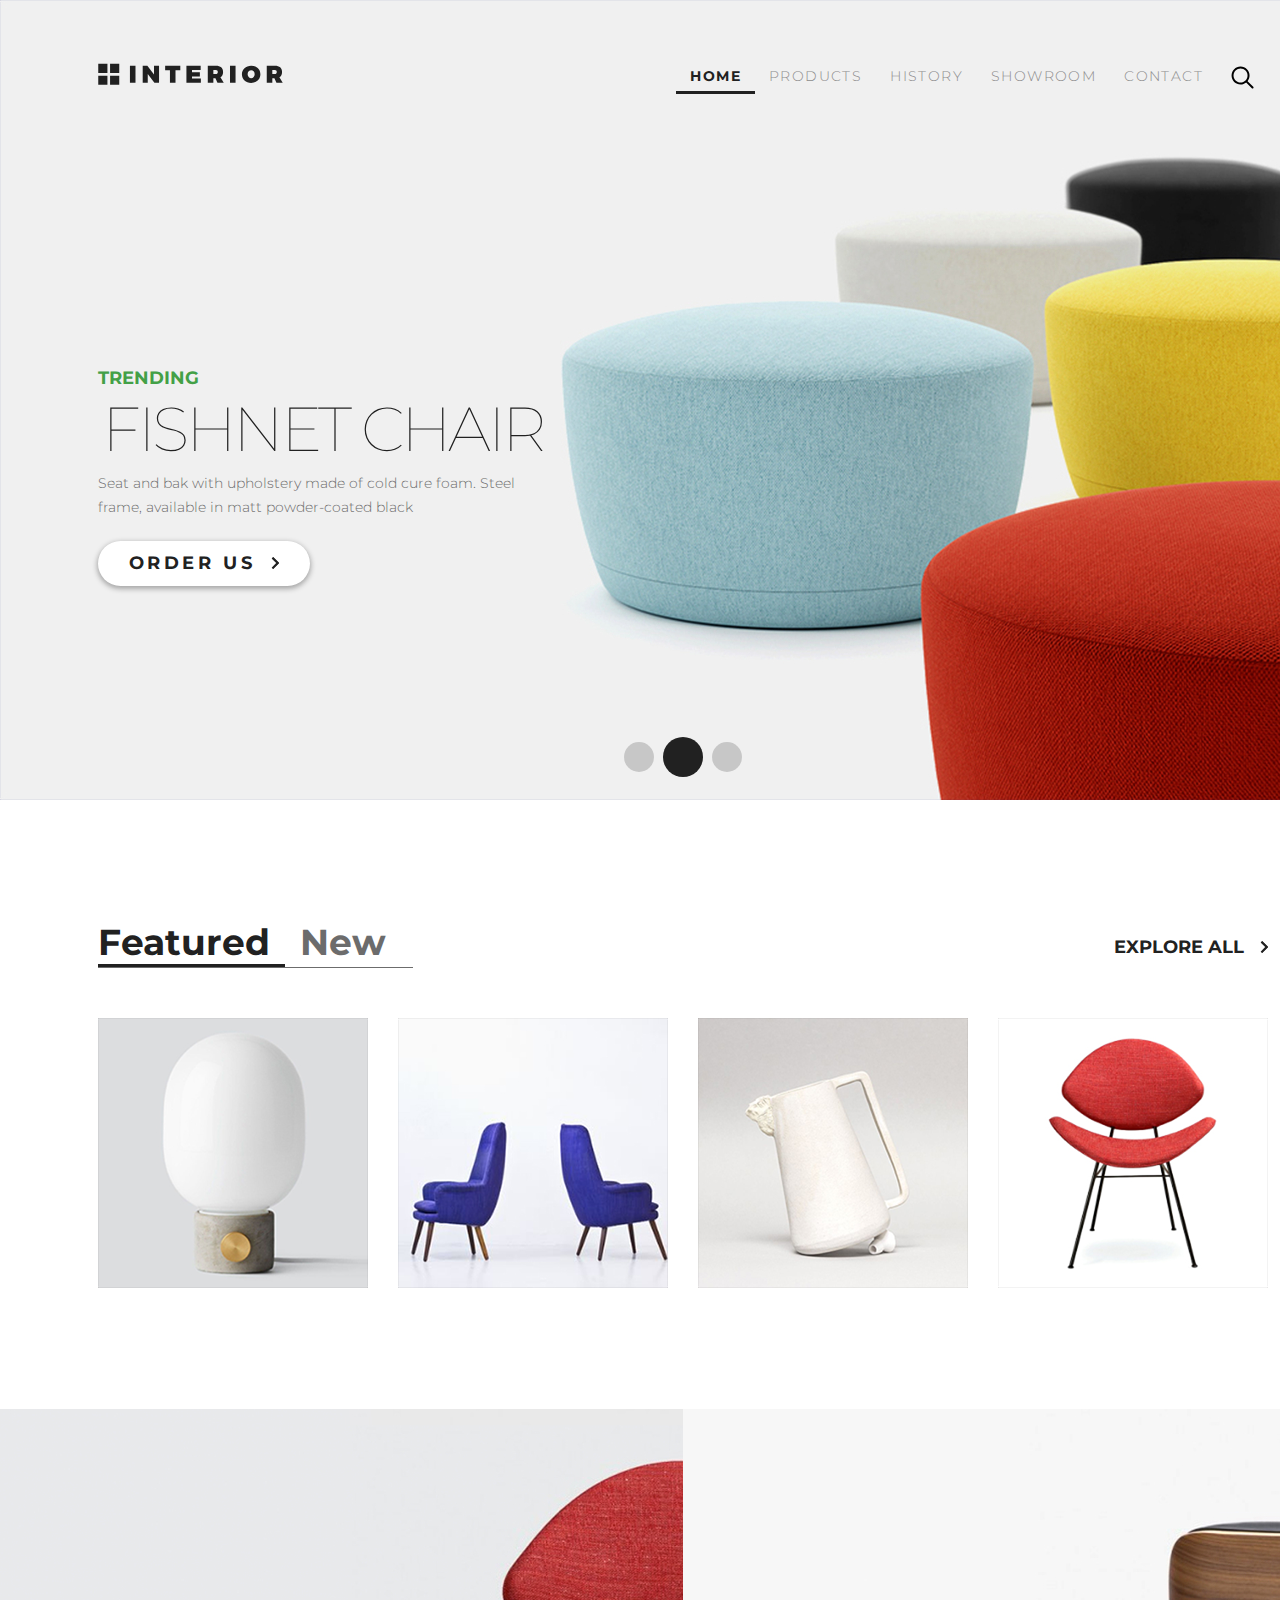
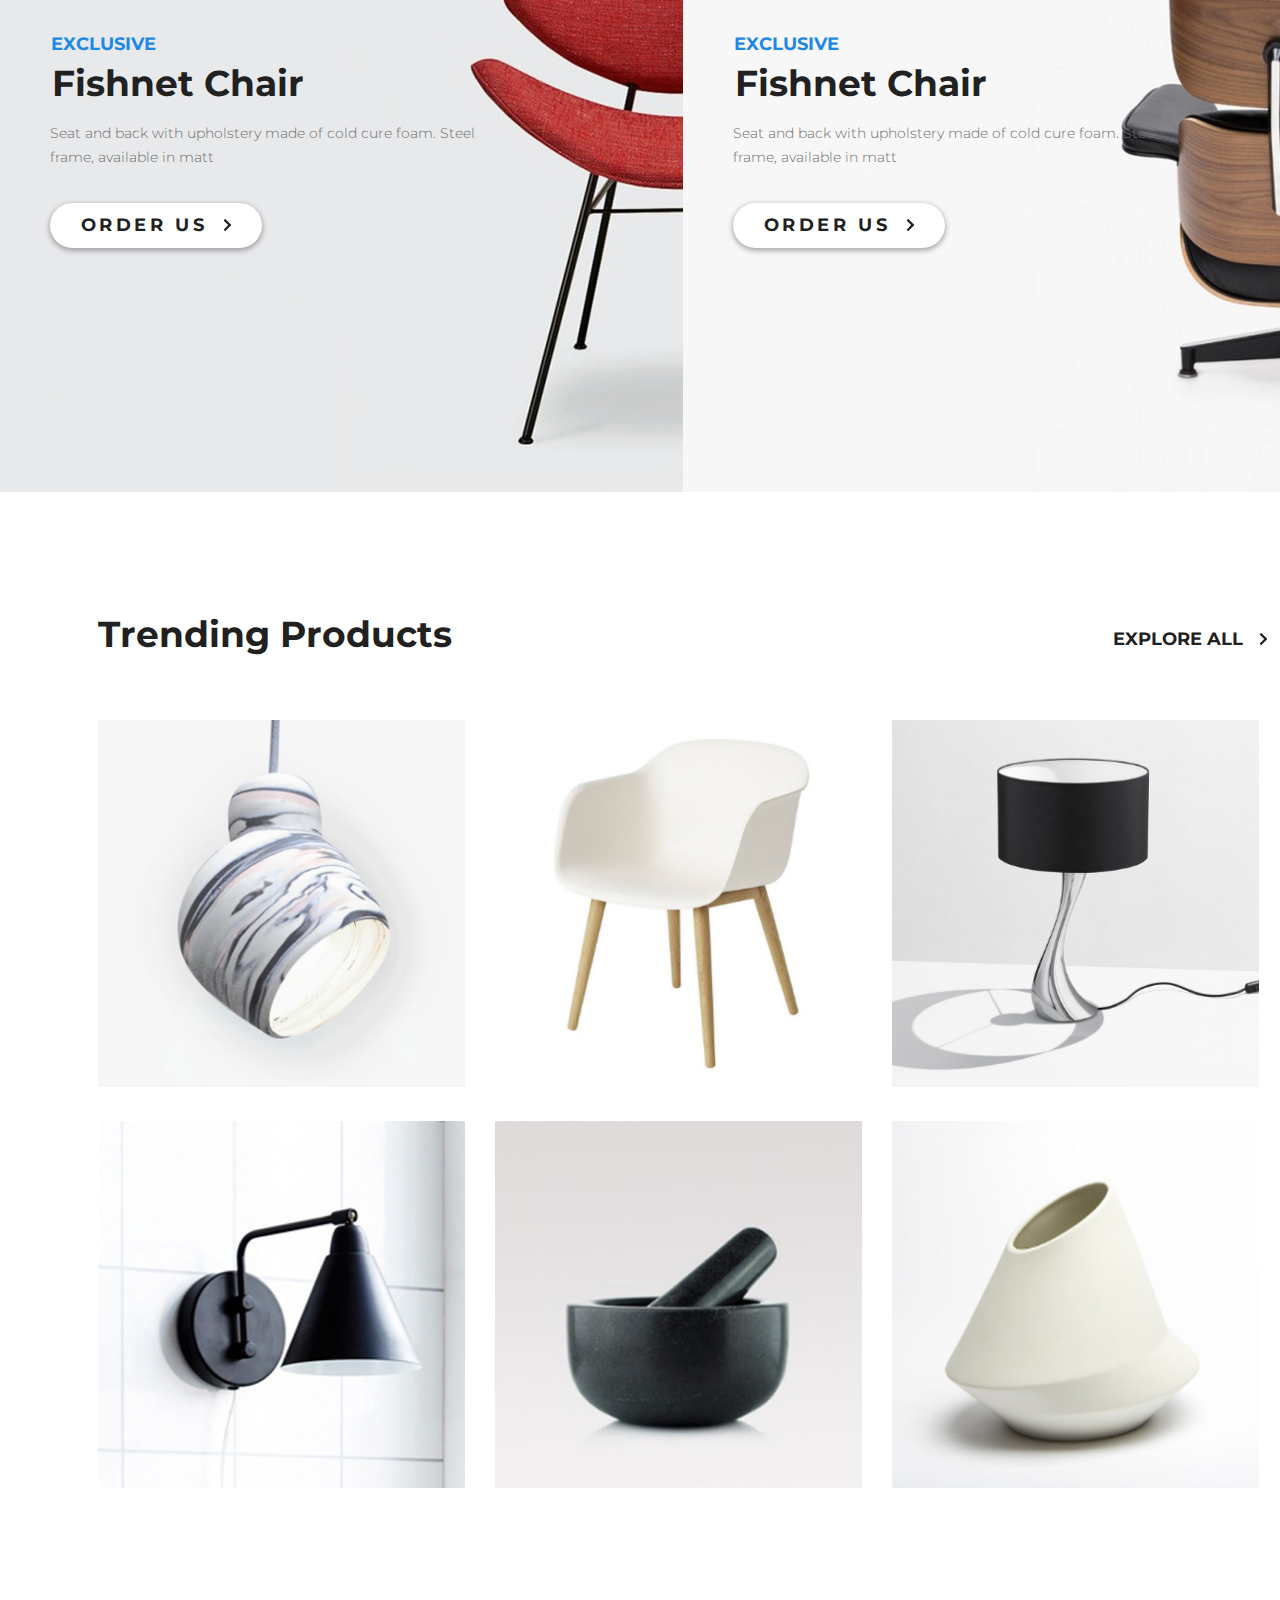
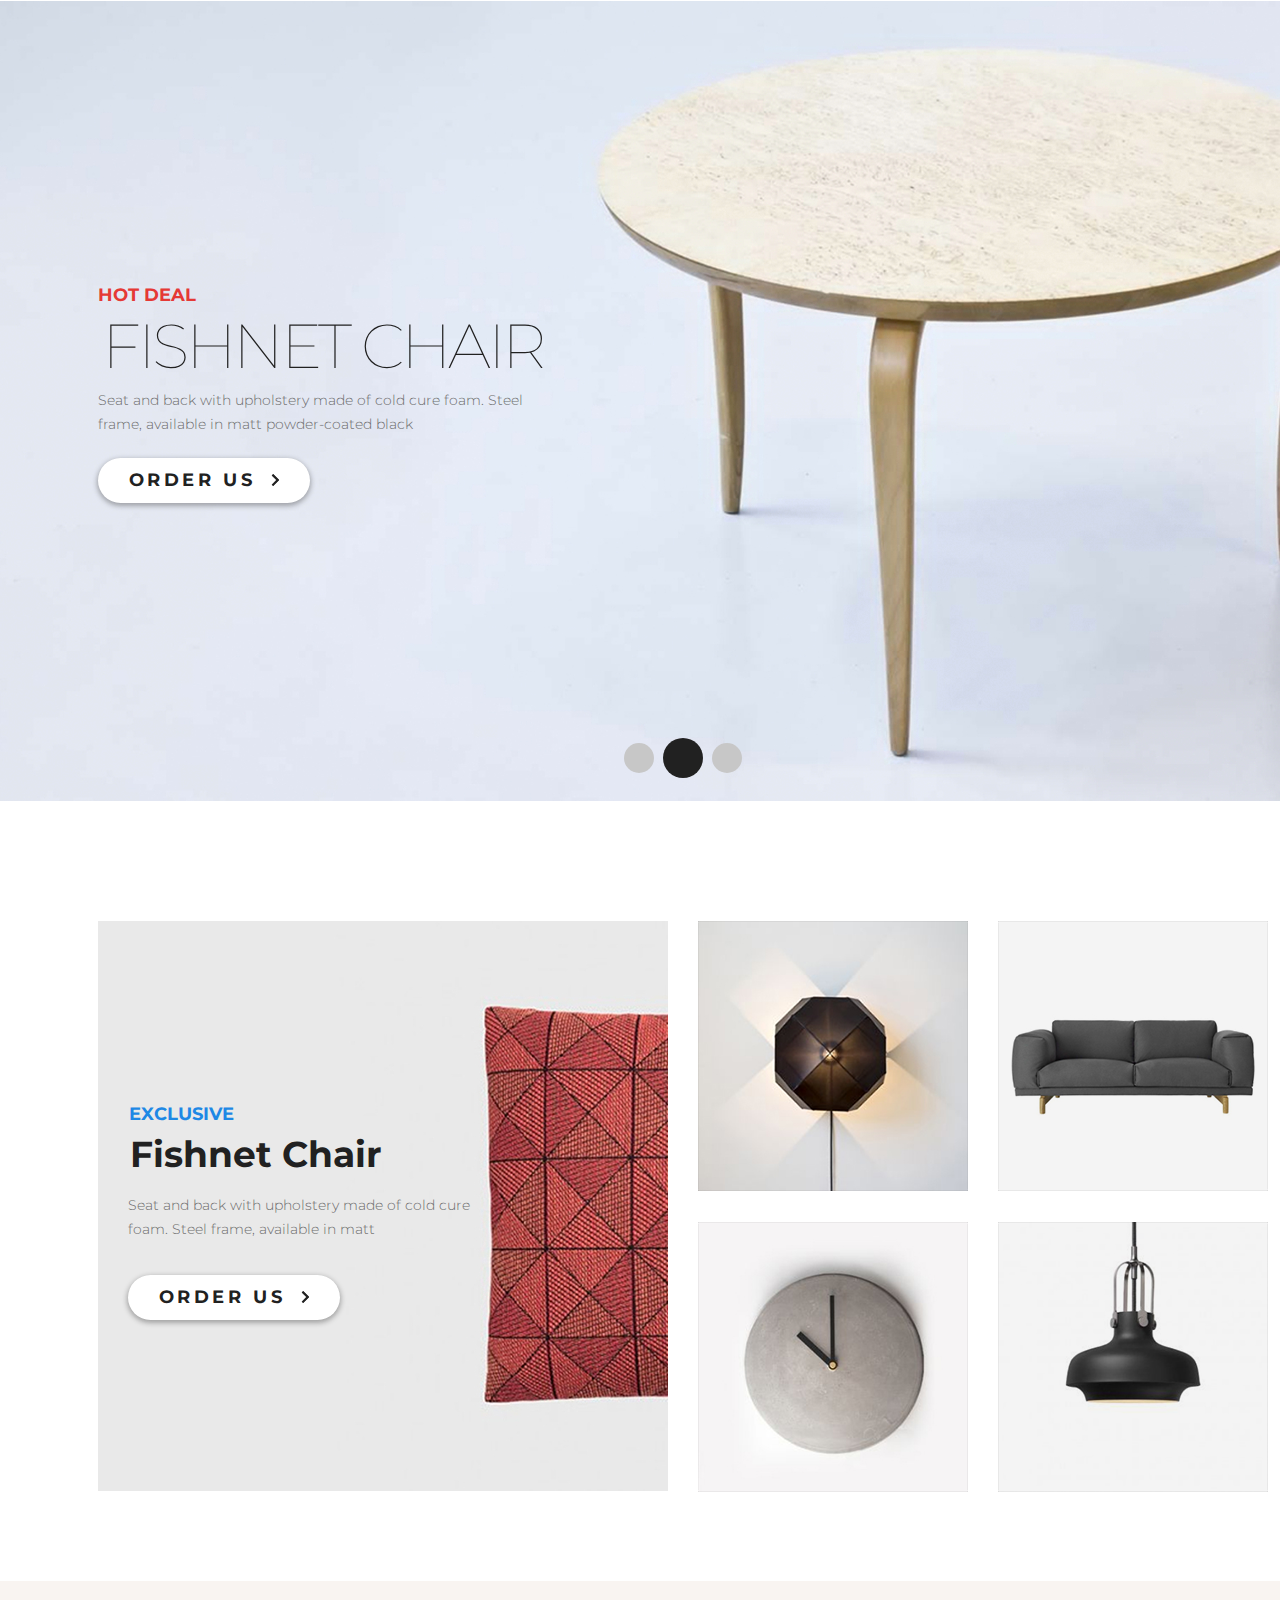
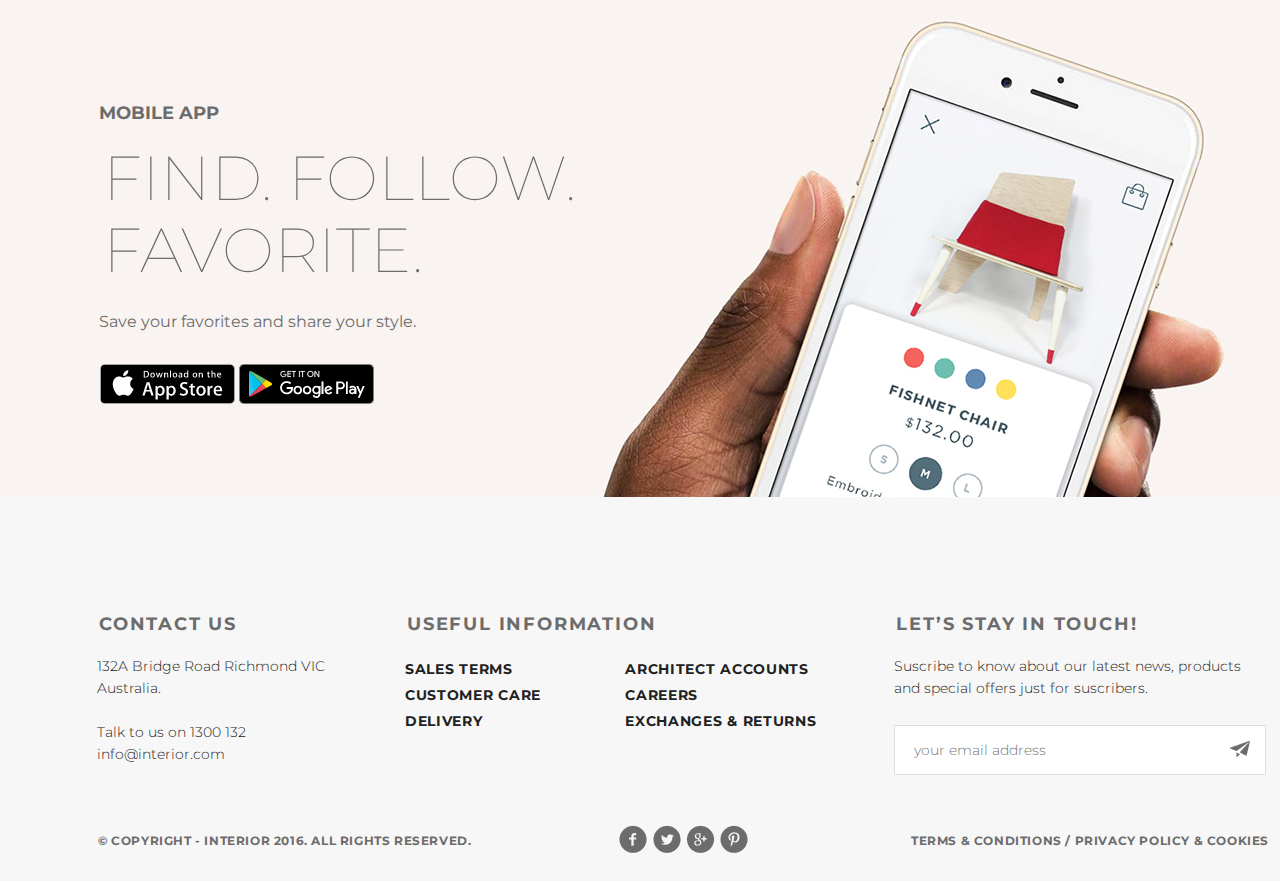
<file: index.html>
<!DOCTYPE html>
<html lang="en">
<head>
	<meta charset="UTF-8">
	<title>Enterior - online-shop</title>
	<link rel="shortcut icon" href="img/icon.svg" type="image/svg">
	<link href="https://fonts.googleapis.com/css2?family=Montserrat:wght@100;300;400;700&display=swap" rel="stylesheet">
	<link rel="stylesheet" type="text/css" href="css/home-page.css">
</head>
<body>
	<div class="container">
		<div class="slider-container padding-sides">
			<div class="header">
				<a href="index.html"><img src="img/logo.svg" alt="logo"></a>
				<ul class="menu">
					<li class="menu-list"><a href="index.html" class="menu-link active">Home</a></li>
					<li class="menu-list"><a href="products.html" class="menu-link">Products</a></li>
					<li class="menu-list"><a href="#" class="menu-link">History</a></li>
					<li class="menu-list"><a href="#" class="menu-link">Showroom</a></li>
					<li class="menu-list"><a href="contacts.html" class="menu-link">Contact</a></li>
					<li class="menu-list"><a href="#" class="menu-link"><img src="img/search.svg" alt="search"></a></li>
				</ul>
			</div>
			<div class="slider-text-container">
				<p class="slider-title">Trending</p>
				<h2 class="slider-h2">Fishnet Chair</h2>
				<p class="slider-text">Seat and bak with upholstery made of cold cure foam. Steel frame, available in matt powder-coated black</p>
				<a href="products.html" class="button">Order us<img class="button-arrow" src="img/arrow.svg" alt="arrow"></a>
			</div>
			<div class="slider-pagination">
				<a href="#" class="circle"></a>
				<a href="#" class="circle-active"></a>
				<a href="#" class="circle"></a>
			</div>
		</div>

		<div class="featured-new-container padding-top-sides">
			<div class="featured-new-products">
				<div class="tab-controll">
					<a class="featured" href="#"><p>Featured</p></a>
					<a class="new" href="#"><p>New</p></a>
				</div>
				<a class="btn-ghost" href="products.html"><div>
					<p class="explore-all">Explore all</p>
					<img class="arrow" src="img/arrow.svg" alt="arrow">
				</div></a>
				<div class="featured-content">
					<div class="featured-product">
						<img class="featured-product-img" src="img/product-1.png" alt="product">
						<div class="featured-hover">
							<a href="products.html" class="hover-button"><img class="hover-button-img" src="img/hover-arrow.svg" alt="arrow"></a>
							<h3 class="hover-title">Fishnet Chair</h3>
							<p class="hover-text">Seat and back with upholstery made of cold cure foam</p>
						</div>
					</div>
					<div class="featured-product">
						<img class="featur-product-img" src="img/product-2.png" alt="product">
						<div class="featured-hover">
							<a href="products.html" class="hover-button"><img class="hover-button-img" src="img/hover-arrow.svg" alt="arrow"></a>
							<h3 class="hover-title">Fishnet Chair</h3>
							<p class="hover-text">Seat and back with upholstery made of cold cure foam</p>
						</div>
					</div>
					<div class="featured-product">
						<img class="featur-product-img" src="img/product-3.png" alt="product">
						<div class="featured-hover">
							<a href="products.html" class="hover-button"><img class="hover-button-img" src="img/hover-arrow.svg" alt="arrow"></a>
							<h3 class="hover-title">Fishnet Chair</h3>
							<p class="hover-text">Seat and back with upholstery made of cold cure foam</p>
						</div>
					</div>
					<div class="featured-product">
						<img class="featur-product-img" src="img/product-4.png" alt="product">
						<div class="featured-hover">
							<a href="products.html" class="hover-button"><img class="hover-button-img" src="img/hover-arrow.svg" alt="arrow"></a>
							<h3 class="hover-title">Fishnet Chair</h3>
							<p class="hover-text">Seat and back with upholstery made of cold cure foam</p>
						</div>
					</div>
				</div>
			</div>
		</div>
		<div class="promo-products-container">
			<div class="promo-content-left">
				<p class="promo-exclusive">exclusive</p>
				<h2 class="promo-h2">Fishnet Chair</h2>
				<p class="promo-text">Seat and back with upholstery made of cold cure foam. Steel frame, available in matt</p>
				<a href="products.html" class="button margin-btn">Order us<img class="button-arrow" src="img/arrow.svg" alt="arrow"></a>
			</div>
			<div class="promo-content-right">
				<p class="promo-exclusive">exclusive</p>
				<h2 class="promo-h2">Fishnet Chair</h2>
				<p class="promo-text">Seat and back with upholstery made of cold cure foam. Steel frame, available in matt</p>
				<a href="products.html" class="button margin-btn">Order us<img class="button-arrow" src="img/arrow.svg" alt="arrow"></a>
			</div>
		</div>
		<div class="trending-container padding-top-sides">
			<div class="trending-top">
				<p class="trending-products-text">Trending Products</p>
				<a class="btn-ghost" href="products.html"><div>
					<p class="explore-all">Explore all</p>
					<img class="arrow" src="img/arrow.svg" alt="arrow">
				</div></a>
			</div>
			<div class="trending-products">
				<img class="product" src="img/trend-img-1.png" alt="product">
				<img class="product" src="img/trend-img-2.png" alt="product">
				<img class="product" src="img/trend-img-3.png" alt="product">
				<img class="product" src="img/trend-img-4.png" alt="product">
				<img class="product" src="img/trend-img-5.png" alt="product">
				<img class="product" src="img/trend-img-6.png" alt="product">
			</div>
		</div>
		<div class="hot-deal-container">
			<div class="hot-deal-slider padding-sides">
				<div class="hot-deal-slider-text">
					<p class="hot-deal-title">Hot deal</p>
					<h2 class="slider-h2">Fishnet Chair</h2>
					<p class="slider-text">Seat and back with upholstery made of cold cure foam. Steel frame, available in matt powder-coated black</p>
					<a href="products.html" class="button">Order us<img class="button-arrow" src="img/arrow.svg" alt="arrow"></a>
				</div>
				<div class="slider-pagination">
					<a href="#" class="circle"></a>
					<a href="#" class="circle-active"></a>
					<a href="#" class="circle"></a>
				</div>
			</div>
		</div>
		<div class="exclusive-products-container padding-top-sides">
			<div class="exclusive-content">
				<p class="exclusive-text">exclusive</p>
				<h2 class="exclusive-h2">Fishnet Chair</h2>
				<p class="exclusive-content-text">Seat and back with upholstery made of cold cure<br>foam. Steel frame, available in matt</p>
				<a href="products.html" class="button margin-exclisuve">Order us<img class="button-arrow" src="img/arrow.svg" alt="arrow"></a>
			</div>
			<div class="exclusive-products">
				<div class="exclusive-products-top">
					<img class="exclusive-product" src="img/exclusive-product-2.png" alt="product">
					<img class="exclusive-product" src="img/exclusive-product-3.png" alt="product">
				</div>
				<div class="exclusive-products-down">
					<img class="exclusive-product" src="img/exclusive-product-4.png" alt="product">
					<img class="exclusive-product" src="img/exclusive-product-5.png" alt="product">
				</div>
			</div>
		</div>
		<div class="mobile-app-container">
			<div class="mobile-content">
				<p class="mobile-app">Mobile app</p>
				<h1 class="mobile-h1">Find. Follow. <br>Favorite.</h1>
				<p class="mobile-text">Save your favorites and share your style.</p>
				<div class="mobile-buttons">
					<a href="" class="app-store-button"><img src="img/app-store.png" alt="app-store"></a>
					<a href="" class="google-play-button"><img src="img/google-play.png" alt="google-play"></a>
				</div>
			</div>
		</div>
		<div class="footer-container">
			<div class="information-content">
				<div class="first-text">
					<h2 class="footer-title">Contact Us</h2>
					<p class="footer-contacts">132A Bridge Road Richmond VIC <br>Australia. <br><br>Talk to us on 1300 132 <br>
	info@interior.com</p>
				</div>
				<div class="second-text">
					<h2 class="footer-title">Useful Information</h2>
					<div class="info-titles">
						<div class="info-titles-1">
							<a class="info-title" href="#"><h3 class="info-title">Sales terms</h3></a>
							<a class="info-title" href="#"><h3 class="info-title">Customer care</h3></a>
							<a class="info-title" href="#"><h3 class="info-title">Delivery</h3></a>
						</div>
						<div class="info-titles-2">
							<a class="info-title" href="#"><h3 class="info-title">Architect accounts</h3></a>
							<a class="info-title" href="#"><h3 class="info-title">Careers</h3></a>
							<a class="info-title" href="#"><h3 class="info-title">Exchanges & returns</h3></a>
						</div>
					</div>
				</div>
				<div class="third-text">
					<h2 class="footer-title">Let’s Stay in Touch!</h2>
					<p class="footer-contacts">Suscribe to know about our latest news, products <br>and special offers just for suscribers.</p>
					<form class="input-container" action="#">
						<input class="input" type="text" name="email-adress" placeholder="your email address">
						<input class="send" type="submit" name="send-email" value="">
					</form>
				</div>
			</div>
			<div class="last-part">
				<p class="copyrights">&copy; Copyright - INTERIOR 2016. All Rights Reserved.</p>
				<img class="social" src="img/social.png" alt="social">
				<p class="terms">Terms & Conditions  /  Privacy policy & Cookies</p>
			</div>
		</div>
	</div>
</body>
</html>
</file>
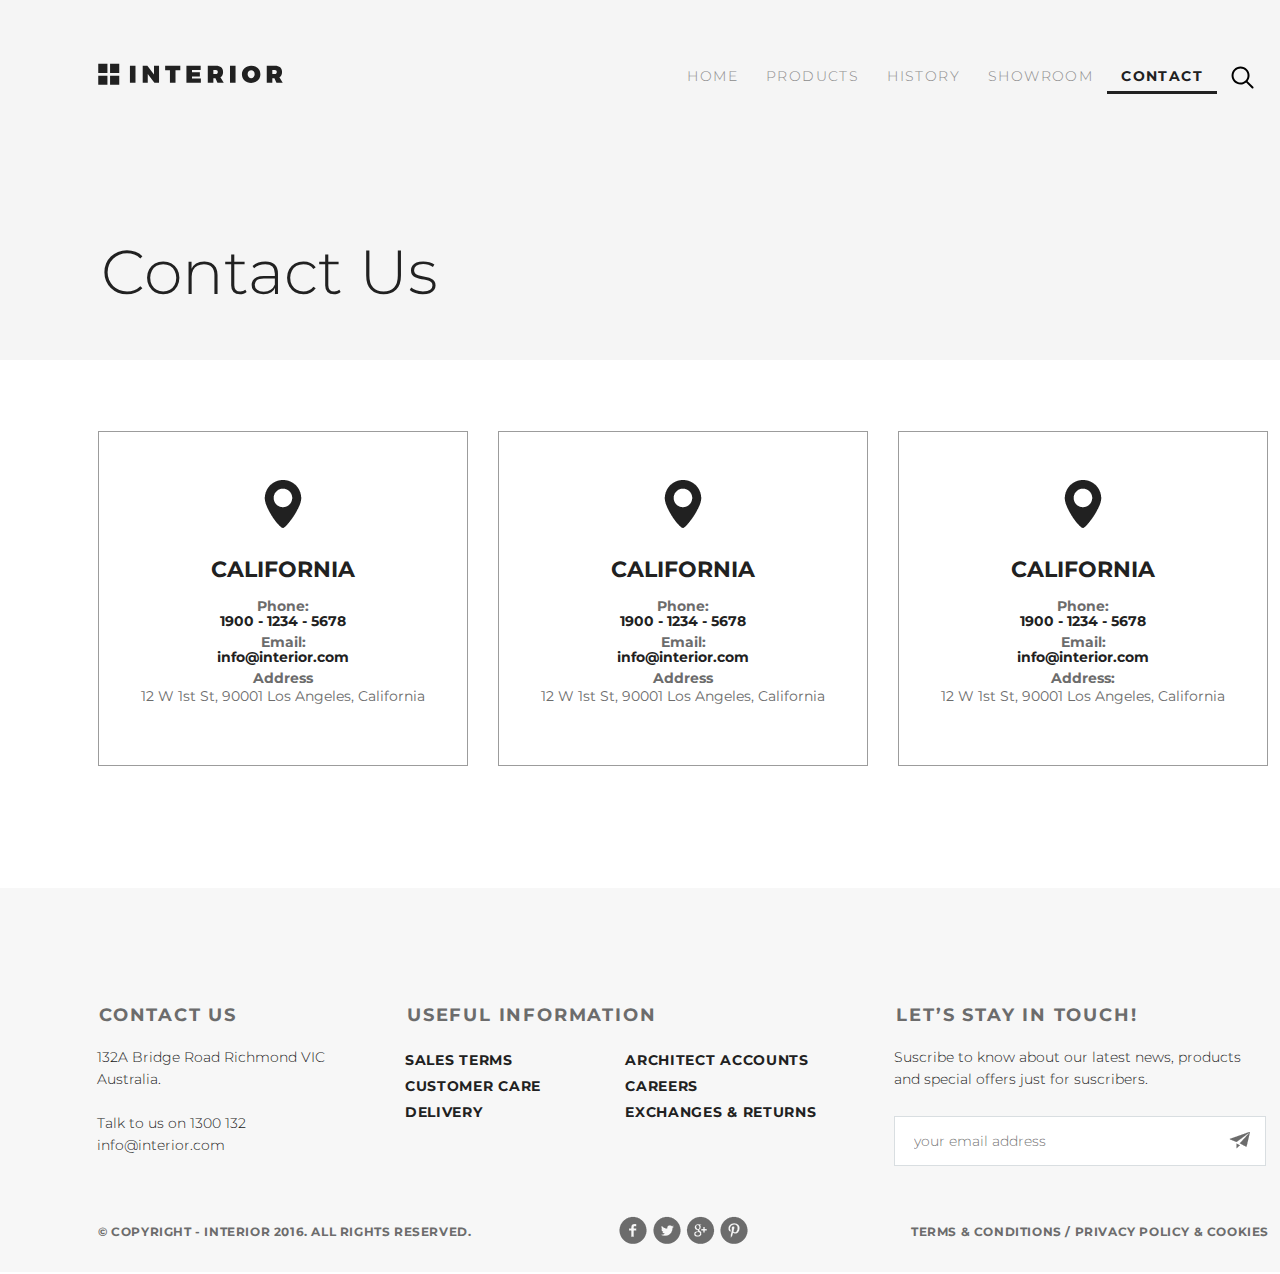
<file: contacts.html>
<!DOCTYPE html>
<html lang="en">
<head>
	<meta charset="UTF-8">
	<title>Enterior - online-shop</title>
	<link rel="shortcut icon" href="img/icon.svg" type="image/svg">
	<link href="https://fonts.googleapis.com/css2?family=Montserrat:wght@100;300;400;700&display=swap" rel="stylesheet">
	<link rel="stylesheet" type="text/css" href="css/home-page.css">
	<link rel="stylesheet" type="text/css" href="css/products.css">
	<link rel="stylesheet" type="text/css" href="css/contacts.css">
</head>
<body>
	<div class="container">
		<div class="header-container padding-sides">
			<div class="header">
				<a href="index.html"><img src="img/logo.svg" alt="logo"></a>
				<ul class="menu">
					<li class="menu-list"><a href="index.html" class="menu-link">Home</a></li>
					<li class="menu-list"><a href="products.html" class="menu-link">Products</a></li>
					<li class="menu-list"><a href="#" class="menu-link">History</a></li>
					<li class="menu-list"><a href="#" class="menu-link">Showroom</a></li>
					<li class="menu-list"><a href="contacts.html" class="menu-link active">Contact</a></li>
					<li class="menu-list"><a href="#" class="menu-link"><img src="img/search.svg" alt="search"></a></li>
				</ul>
			</div>
			<div class="header-title">Contact Us</div>
		</div>
		<div class="contacts-container padding-contacts">
			<div class="contact-item-container">
				<img class="contacts-icon" src="img/contacts-icon.png" alt="contacts">
				<h3 class="contacts-h3">California</h3>
				<h5 class="contacts-h5">Phone:</h5>
				<p class="contacts-p">1900 - 1234 - 5678</p>
				<h5 class="contacts-h5">Email:</h5>
				<p class="contacts-p">info@interior.com</p>
				<h5 class="contacts-h5">Address</h5>
				<h5 class="contacts-adress">12 W 1st St, 90001 Los Angeles, California</h5>
			</div>
			<div class="contact-item-container">
				<img class="contacts-icon" src="img/contacts-icon.png" alt="contacts">
				<h3 class="contacts-h3">California</h3>
				<h5 class="contacts-h5">Phone:</h5>
				<p class="contacts-p">1900 - 1234 - 5678</p>
				<h5 class="contacts-h5">Email:</h5>
				<p class="contacts-p">info@interior.com</p>
				<h5 class="contacts-h5">Address</h5>
				<h5 class="contacts-adress">12 W 1st St, 90001 Los Angeles, California</h5>
			</div>
			<div class="contact-item-container">
				<img class="contacts-icon" src="img/contacts-icon.png" alt="contacts">
				<h3 class="contacts-h3">California</h3>
				<h5 class="contacts-h5">Phone:</h5>
				<p class="contacts-p">1900 - 1234 - 5678</p>
				<h5 class="contacts-h5">Email:</h5>
				<p class="contacts-p">info@interior.com</p>
				<h5 class="contacts-h5">Address:</h5>
				<h5 class="contacts-adress">12 W 1st St, 90001 Los Angeles, California</h5>
			</div>
		</div>
		<div class="footer-container">
			<div class="information-content">
				<div class="first-text">
					<h2 class="footer-title">Contact Us</h2>
					<p class="footer-contacts">132A Bridge Road Richmond VIC <br>Australia. <br><br>Talk to us on 1300 132 <br>
	info@interior.com</p>
				</div>
				<div class="second-text">
					<h2 class="footer-title">Useful Information</h2>
					<div class="info-titles">
						<div class="info-titles-1">
							<a class="info-title" href="#"><h3 class="info-title">Sales terms</h3></a>
							<a class="info-title" href="#"><h3 class="info-title">Customer care</h3></a>
							<a class="info-title" href="#"><h3 class="info-title">Delivery</h3></a>
						</div>
						<div class="info-titles-2">
							<a class="info-title" href="#"><h3 class="info-title">Architect accounts</h3></a>
							<a class="info-title" href="#"><h3 class="info-title">Careers</h3></a>
							<a class="info-title" href="#"><h3 class="info-title">Exchanges & returns</h3></a>
						</div>
					</div>
				</div>
				<div class="third-text">
					<h2 class="footer-title">Let’s Stay in Touch!</h2>
					<p class="footer-contacts">Suscribe to know about our latest news, products <br>and special offers just for suscribers.</p>
					<form class="input-container" action="#">
						<input class="input" type="text" name="email-adress" placeholder="your email address">
						<input class="send" type="submit" name="send-email" value="">
					</form>
				</div>
			</div>
			<div class="last-part">
				<p class="copyrights">&copy; Copyright - INTERIOR 2016. All Rights Reserved.</p>
				<img class="social" src="img/social.png" alt="social">
				<p class="terms">Terms & Conditions  /  Privacy policy & Cookies</p>
			</div>
		</div>
	</div>
</body>
</html>
</file>
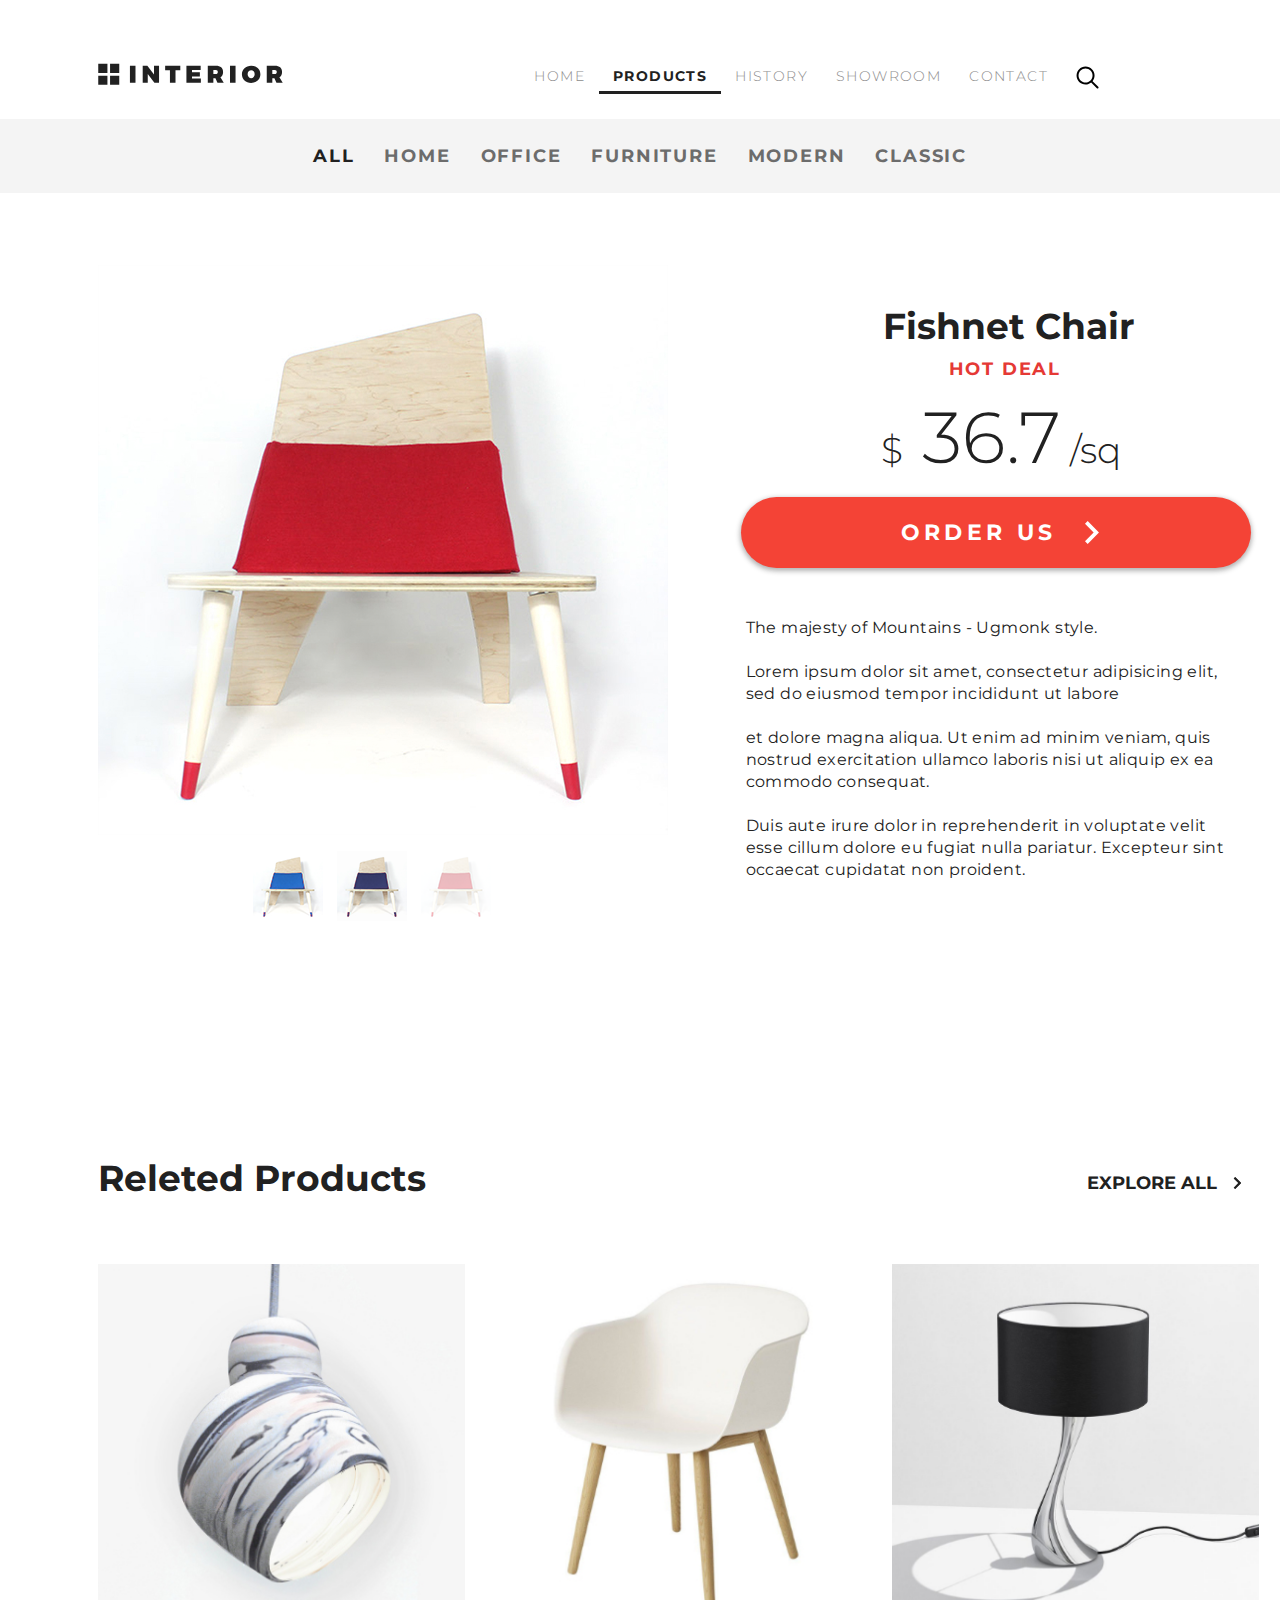
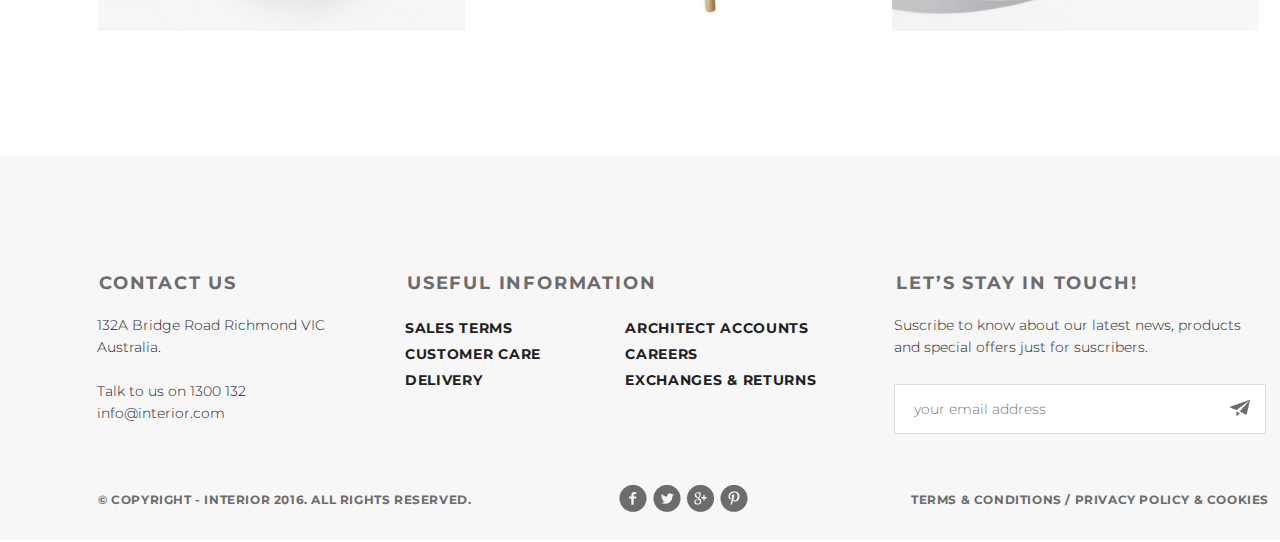
<file: product-details.html>
<!DOCTYPE html>
<html lang="en">
<head>
	<meta charset="UTF-8">
	<title>Enterior - online-shop</title>
	<link rel="shortcut icon" href="img/icon.svg" type="image/svg">
	<link href="https://fonts.googleapis.com/css2?family=Montserrat:wght@100;300;400;700&display=swap" rel="stylesheet">
	<link rel="stylesheet" type="text/css" href="css/home-page.css">
	<link rel="stylesheet" type="text/css" href="css/product-details.css">
</head>
<body>
		<div class="header-container padding-header">
			<div class="header">
				<a href="index.html"><img src="img/logo.svg" alt="logo"></a>
				<ul class="menu">
					<li class="menu-list"><a href="index.html" class="menu-link">Home</a></li>
					<li class="menu-list"><a href="products.html" class="menu-link active">Products</a></li>
					<li class="menu-list"><a href="#" class="menu-link">History</a></li>
					<li class="menu-list"><a href="#" class="menu-link">Showroom</a></li>
					<li class="menu-list"><a href="contacts.html" class="menu-link">Contact</a></li>
					<li class="menu-list"><a href="#" class="menu-link"><img src="img/search.svg" alt="search"></a></li>
				</ul>
			</div>
		</div>
		<div class="products-menu-container">
			<div class="products-menu">
				<a class="products-text first active" href="#"><p>All</p></a>
				<a class="products-text" href="#"><p>Home</p></a>
				<a class="products-text" href="#"><p>Office</p></a>
				<a class="products-text" href="#"><p>Furniture</p></a>
				<a class="products-text" href="#"><p>Modern</p></a>
				<a class="products-text" href="#"><p>Classic</p></a>
			</div>
		</div>
	<div class="container">
		<div class="product-details-container">
			<div class="details-slider">
				<img src="img/details-slider.png" alt="image">
				<div class="img-slider-container">
					<img class="img-slider" src="img/img-slider1.png" alt="image">
					<img class="img-slider" src="img/img-slider2.png" alt="image">
					<img class="img-slider" src="img/img-slider3.png" alt="image">
				</div>
			</div>
			<div class="description">
				<h2 class="description-title">Fishnet Chair</h2>
				<h3 class="description-h3">Hot Deal</h3>
				<div class="price">
					<h3 class="description-signs">$</h3>
					<h1 class="description-h1">36.7</h1>
					<h3 class="description-signs">/sq</h3>
				</div>
				<a href="" class="description-button"><div class="butn-text">Order us</div><img class="description-arrow" src="img/desc-arrow.svg" alt="arrow"></a>
				<p class="description-text">The majesty of Mountains - Ugmonk style.<br><br>
Lorem ipsum dolor sit amet, consectetur adipisicing elit, sed do eiusmod tempor incididunt ut labore<br><br>
 et dolore magna aliqua. Ut enim ad minim veniam, quis nostrud exercitation ullamco laboris nisi ut aliquip ex ea commodo consequat.<br><br>
Duis aute irure dolor in reprehenderit in voluptate velit esse cillum dolore eu fugiat nulla pariatur. Excepteur sint occaecat cupidatat non proident.</p>
			</div>
		</div>
		<div class="releted-container padding-top-sides">
			<div class="trending-top">
				<p class="trending-products-text">Releted Products</p>
				<a class="btn-ghost" href="products.html"><div>
					<p class="explore-all">Explore all</p>
					<img class="arrow" src="img/arrow.svg" alt="arrow">
				</div></a>
			</div>
			<div class="trending-products">
				<img class="product" src="img/trend-img-1.png" alt="product">
				<img class="product" src="img/trend-img-2.png" alt="product">
				<img class="product" src="img/trend-img-3.png" alt="product">
			</div>
		</div>
		<div class="footer-container">
			<div class="information-content">
				<div class="first-text">
					<h2 class="footer-title">Contact Us</h2>
					<p class="footer-contacts">132A Bridge Road Richmond VIC <br>Australia. <br><br>Talk to us on 1300 132 <br>
	info@interior.com</p>
				</div>
				<div class="second-text">
					<h2 class="footer-title">Useful Information</h2>
					<div class="info-titles">
						<div class="info-titles-1">
							<a class="info-title" href="#"><h3 class="info-title">Sales terms</h3></a>
							<a class="info-title" href="#"><h3 class="info-title">Customer care</h3></a>
							<a class="info-title" href="#"><h3 class="info-title">Delivery</h3></a>
						</div>
						<div class="info-titles-2">
							<a class="info-title" href="#"><h3 class="info-title">Architect accounts</h3></a>
							<a class="info-title" href="#"><h3 class="info-title">Careers</h3></a>
							<a class="info-title" href="#"><h3 class="info-title">Exchanges & returns</h3></a>
						</div>
					</div>
				</div>
				<div class="third-text">
					<h2 class="footer-title">Let’s Stay in Touch!</h2>
					<p class="footer-contacts">Suscribe to know about our latest news, products <br>and special offers just for suscribers.</p>
					<form class="input-container" action="#">
						<input class="input" type="text" name="email-adress" placeholder="your email address">
						<input class="send" type="submit" name="send-email" value="">
					</form>
				</div>
			</div>
			<div class="last-part">
				<p class="copyrights">&copy; Copyright - INTERIOR 2016. All Rights Reserved.</p>
				<img class="social" src="img/social.png" alt="social">
				<p class="terms">Terms & Conditions  /  Privacy policy & Cookies</p>
			</div>
		</div>
	</div>
</body>
</html>
</file>
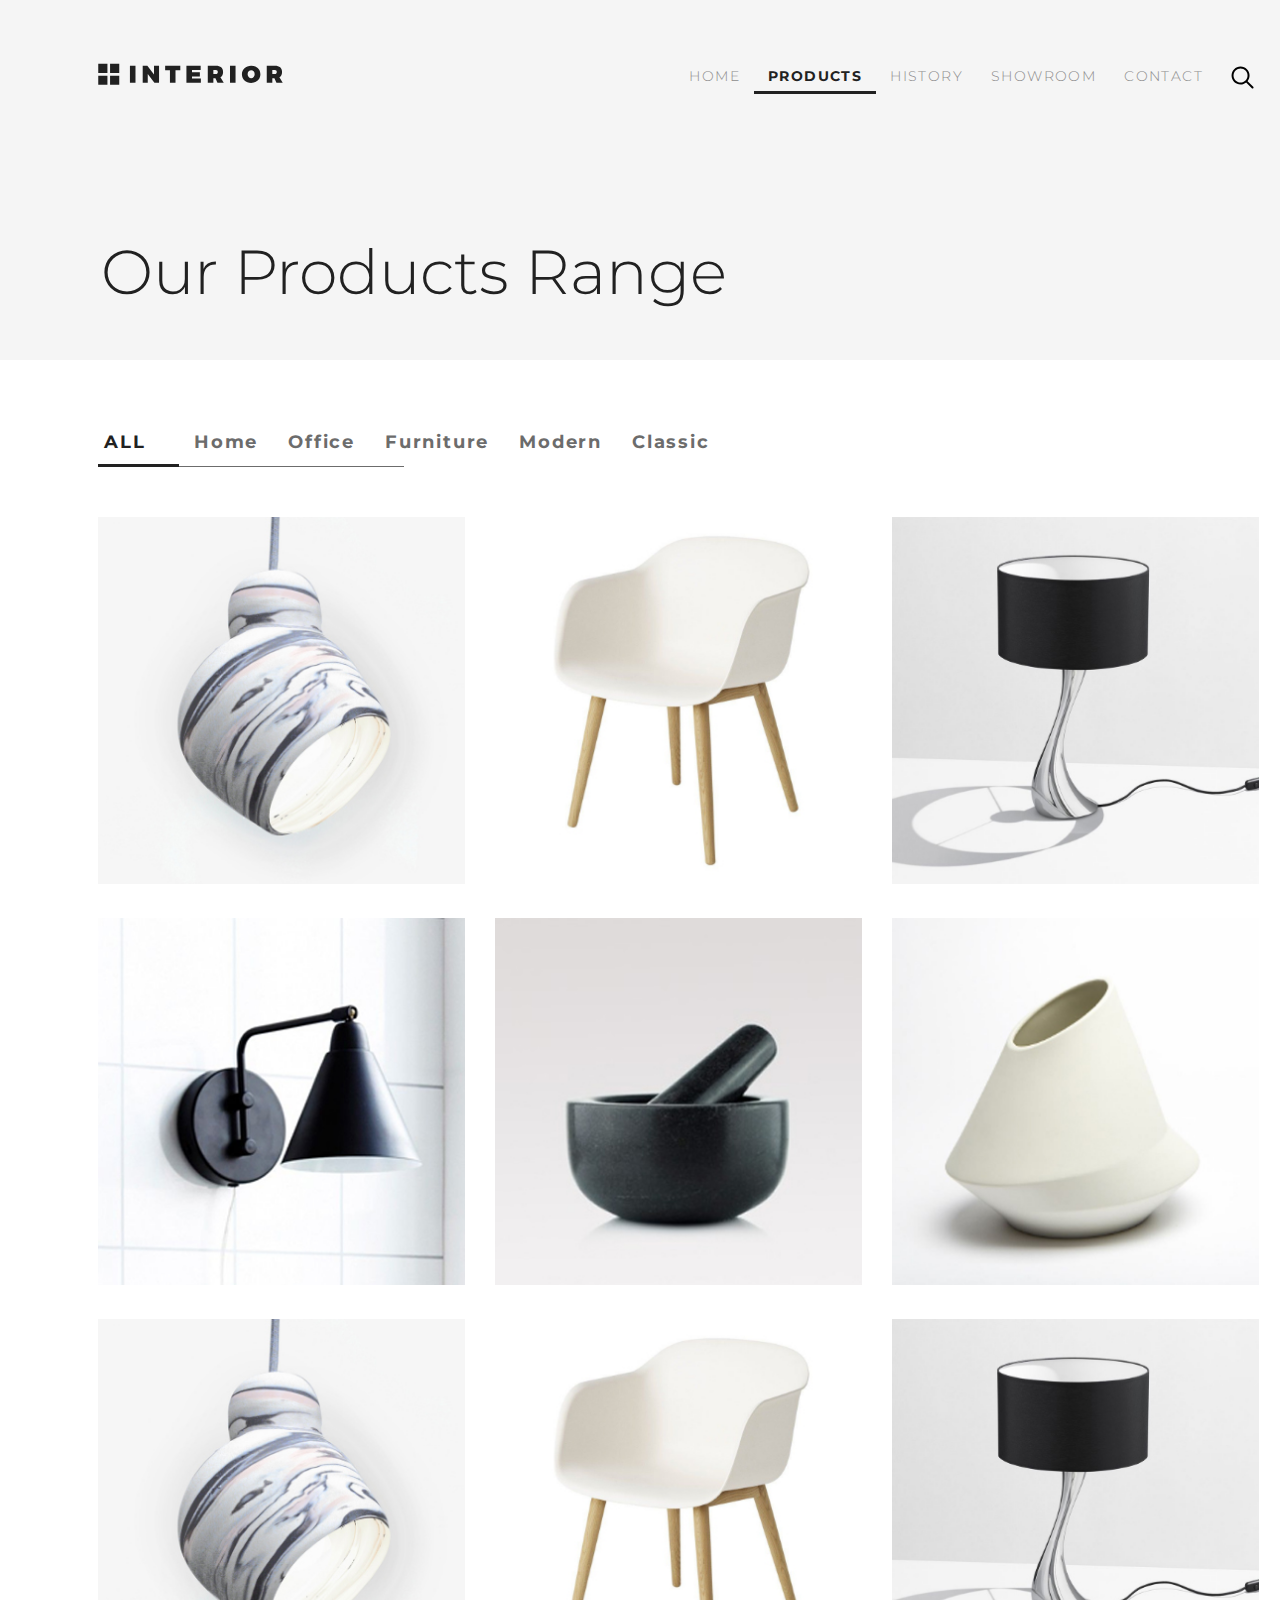
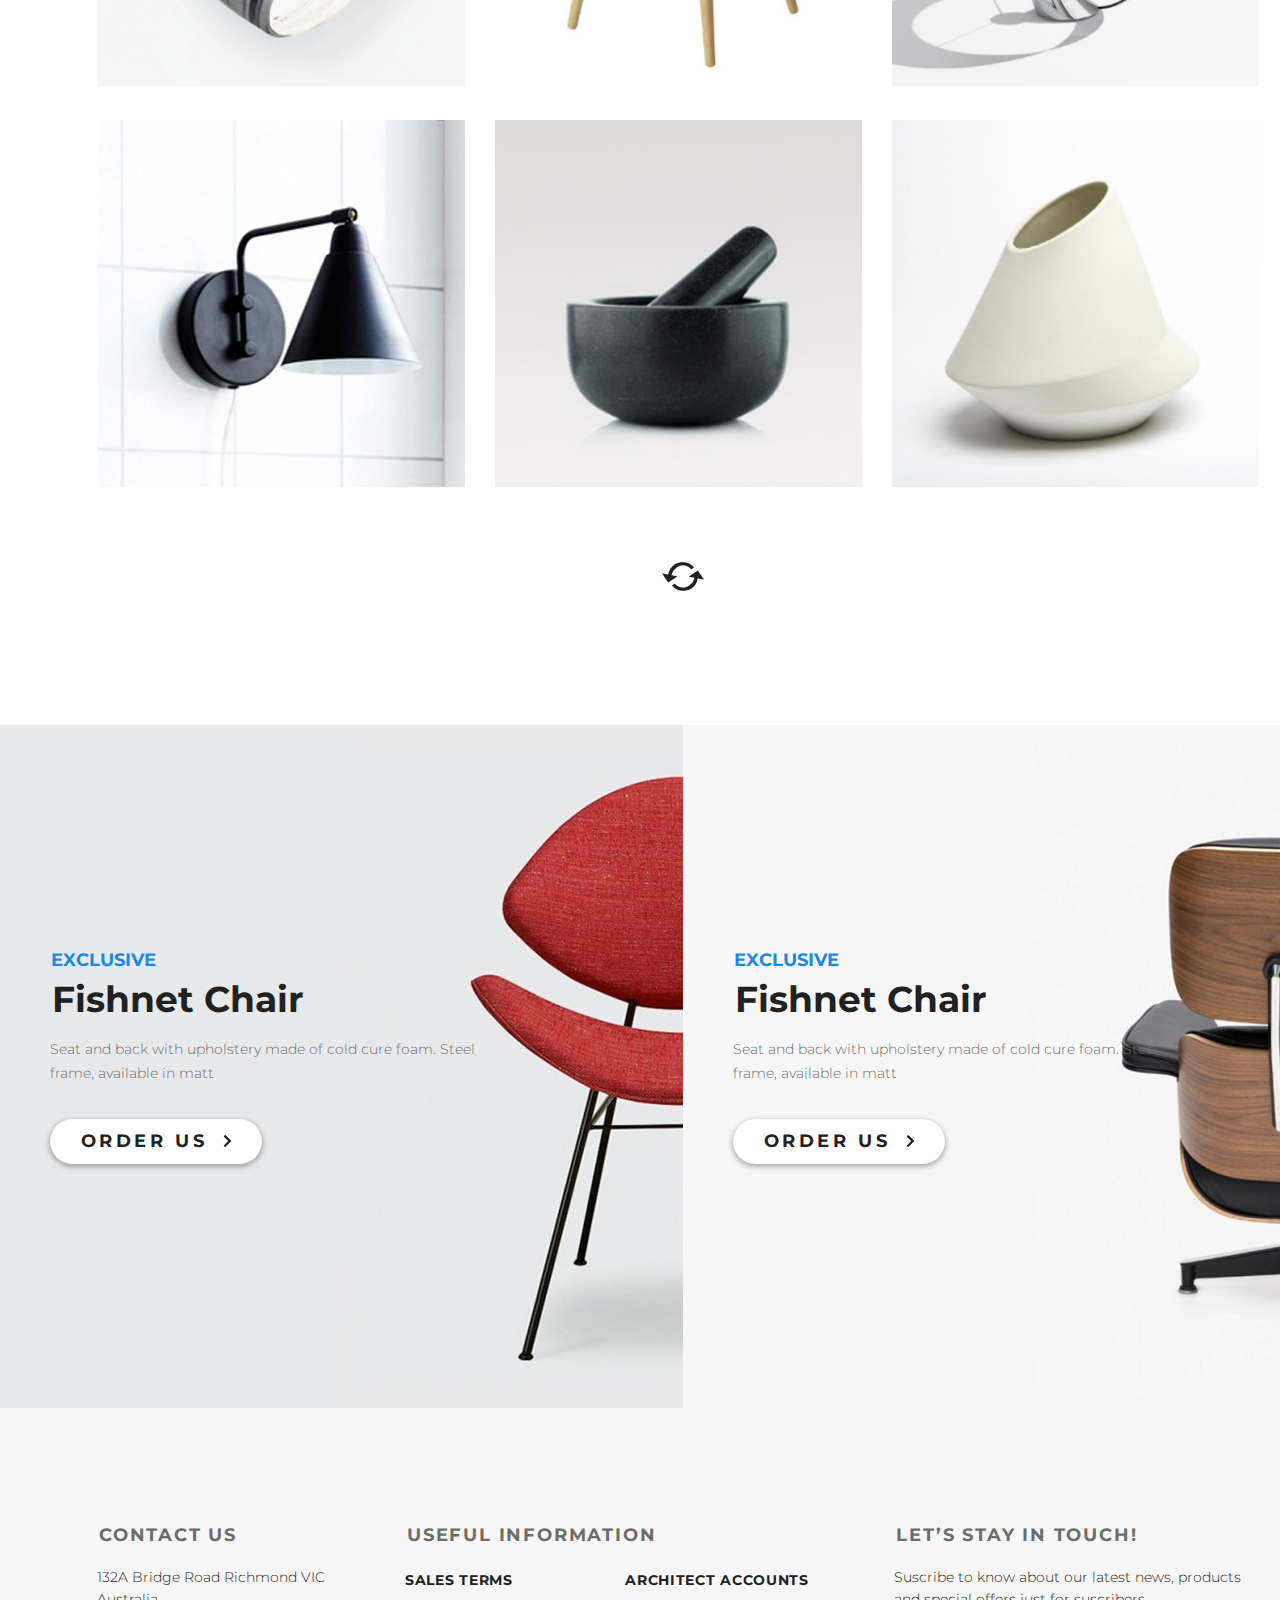
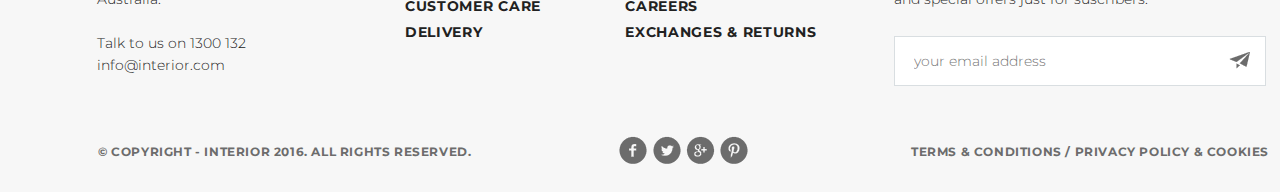
<file: products.html>
<!DOCTYPE html>
<html lang="en">
<head>
	<meta charset="UTF-8">
	<title>Enterior - online-shop</title>
	<link rel="shortcut icon" href="img/icon.svg" type="image/svg">
	<link href="https://fonts.googleapis.com/css2?family=Montserrat:wght@100;300;400;700&display=swap" rel="stylesheet">
	<link rel="stylesheet" type="text/css" href="css/home-page.css">
	<link rel="stylesheet" type="text/css" href="css/products.css">
</head>
<body>
	<div class="container">
		<div class="header-container padding-sides">
			<div class="header">
				<a href="index.html"><img src="img/logo.svg" alt="logo"></a>
				<ul class="menu">
					<li class="menu-list"><a href="index.html" class="menu-link">Home</a></li>
					<li class="menu-list"><a href="products.html" class="menu-link active">Products</a></li>
					<li class="menu-list"><a href="#" class="menu-link">History</a></li>
					<li class="menu-list"><a href="#" class="menu-link">Showroom</a></li>
					<li class="menu-list"><a href="contacts.html" class="menu-link">Contact</a></li>
					<li class="menu-list"><a href="#" class="menu-link"><img src="img/search.svg" alt="search"></a></li>
				</ul>
			</div>
			<div class="header-title">Our Products Range</div>
		</div>
		<div class="products-container">
			<div class="products-control">
				<a class="all" href="#"><p>All</p></a>
				<div class="products-border">
					<a class="home" href="#"><p>Home</p></a>
					<a class="products-text" href="#"><p>Office</p></a>
					<a class="products-text" href="#"><p>Furniture</p></a>
					<a class="products-text products-text-without-border" href="#"><p>Modern</p></a>
					<a class="products-text" href="#"><p >Classic</p></a>
				</div>
			</div>
			<div class="products-images">
				<a href="product-details.html"><img class="product-img" src="img/trend-img-1.png" alt="product"></a>
				<a href="product-details.html"><img class="product-img" src="img/trend-img-2.png" alt="product"></a>
				<a href="product-details.html"><img class="product-img" src="img/trend-img-3.png" alt="product"></a>
				<a href="product-details.html"><img class="product-img" src="img/trend-img-4.png" alt="product"></a>
				<a href="product-details.html"><img class="product-img" src="img/trend-img-5.png" alt="product"></a>
				<a href="product-details.html"><img class="product-img" src="img/trend-img-6.png" alt="product"></a>
				<a href="product-details.html"><img class="product-img" src="img/trend-img-1.png" alt="product"></a>
				<a href="product-details.html"><img class="product-img" src="img/trend-img-2.png" alt="product"></a>
				<a href="product-details.html"><img class="product-img" src="img/trend-img-3.png" alt="product"></a>
				<a href="product-details.html"><img class="product-img" src="img/trend-img-4.png" alt="product"></a>
				<a href="product-details.html"><img class="product-img" src="img/trend-img-5.png" alt="product"></a>
				<a href="product-details.html"><img class="product-img" src="img/trend-img-6.png" alt="product"></a>
			</div>
			<a href="#" class="product-btn"><img src="img/product-butn.png" alt="button"></a>
		</div>
		<div class="promo-products-container">
			<div class="promo-content-left">
				<p class="promo-exclusive">exclusive</p>
				<h2 class="promo-h2">Fishnet Chair</h2>
				<p class="promo-text">Seat and back with upholstery made of cold cure foam. Steel frame, available in matt</p>
				<a href="products.html" class="button margin-btn">Order us<img class="button-arrow" src="img/arrow.svg" alt="arrow"></a>
			</div>
			<div class="promo-content-right">
				<p class="promo-exclusive">exclusive</p>
				<h2 class="promo-h2">Fishnet Chair</h2>
				<p class="promo-text">Seat and back with upholstery made of cold cure foam. Steel frame, available in matt</p>
				<a href="products.html" class="button margin-btn">Order us<img class="button-arrow" src="img/arrow.svg" alt="arrow"></a>
			</div>
		</div>
		<div class="footer-container">
			<div class="information-content">
				<div class="first-text">
					<h2 class="footer-title">Contact Us</h2>
					<p class="footer-contacts">132A Bridge Road Richmond VIC <br>Australia. <br><br>Talk to us on 1300 132 <br>
	info@interior.com</p>
				</div>
				<div class="second-text">
					<h2 class="footer-title">Useful Information</h2>
					<div class="info-titles">
						<div class="info-titles-1">
							<a class="info-title" href="#"><h3 class="info-title">Sales terms</h3></a>
							<a class="info-title" href="#"><h3 class="info-title">Customer care</h3></a>
							<a class="info-title" href="#"><h3 class="info-title">Delivery</h3></a>
						</div>
						<div class="info-titles-2">
							<a class="info-title" href="#"><h3 class="info-title">Architect accounts</h3></a>
							<a class="info-title" href="#"><h3 class="info-title">Careers</h3></a>
							<a class="info-title" href="#"><h3 class="info-title">Exchanges & returns</h3></a>
						</div>
					</div>
				</div>
				<div class="third-text">
					<h2 class="footer-title">Let’s Stay in Touch!</h2>
					<p class="footer-contacts">Suscribe to know about our latest news, products <br>and special offers just for suscribers.</p>
					<form class="input-container" action="#">
						<input class="input" type="text" name="email-adress" placeholder="your email address">
						<input class="send" type="submit" name="send-email" value="">
					</form>
				</div>
			</div>
			<div class="last-part">
				<p class="copyrights">&copy; Copyright - INTERIOR 2016. All Rights Reserved.</p>
				<img class="social" src="img/social.png" alt="social">
				<p class="terms">Terms & Conditions  /  Privacy policy & Cookies</p>
			</div>
		</div>
	</div>
</body>
</html>
</file>
<file: css/home-page.css>
* {
  margin: 0;
  padding: 0;
}
.body {
  font-family: 'Montserrat', sans-serif;
}
.container {
  width: 1366px;
  margin: 0 auto;
}
.slider-container {
  position: relative;
  height: 800px;
  background-image: url(../img/slider-img.jpg);
  font-family: 'Montserrat', sans-serif;
}
.padding-sides {
  padding: 0 98px;
}
.header {
  padding-top: 63px;
}
.menu {
  float: right;
  padding-top: 3px;
}
.menu-list {
  list-style-type: none;
  float: left;
}
.menu-link {
  display: inline-block;
  padding: 0 14px 10px 14px;
  text-decoration: none;
  text-transform: uppercase;
  color: #8c8c8c;
  font-size: 14px;
  font-weight: 300;
  letter-spacing: 1.4px;
  line-height: 10px;
}
.menu-link:hover {
  color: #212121;
}
.menu-link.active {
  text-align: center;
  color: #212121;
  font-weight: 700;
  border-bottom: 3px solid #212121;
}
.slider-text-container {
  margin-top: 283px;
}
.slider-title {
  color: #43a047;
  font-size: 18px;
  font-weight: 700;
  text-transform: uppercase;
  line-height: 13px;
}
.slider-h2 {
  margin-top: 22px;
  margin-left: 4px;
  color: #212121;
  font-size: 62px;
  font-weight: 100;
  letter-spacing: -3.5px;
  line-height: 44px;
  text-transform: uppercase;
}
.slider-text {
  margin-top: 20px;
  margin-bottom: 22px;
  width: 458px;
  color: #6c6c6c;
  font-size: 14px;
  font-weight: 300;
  line-height: 24px;
}
.button {
  display: inline-block;
  text-decoration: none;
  width: 212px;
  height: 45px;
  line-height: 45px;
  text-align: center;
  color: #212121;
  font-size: 18px;
  font-weight: 700;
  letter-spacing: 3.6px;
  text-transform: uppercase;
  box-shadow: 0 2px 5px 1px rgba(33, 33, 33, 0.35);
  border-radius: 23px;
  background-color: #ffffff;
}
.button:hover {
  box-shadow: 0 2px 5px 1px #212121;
}
.button-arrow {
  margin-left: 16px;
}
.slider-pagination {
  position: absolute;
  width: 1170px;
  bottom: 19px;
  text-align: center;
}
.circle {
  display: inline-block;
  margin: 5px;
  width: 30px;
  height: 30px;
  background-color: #c7c7c7;
  border-radius: 50%;
}
.circle:hover {
  background-color: #212121;
}
.circle-active {
  display: inline-block;
  width: 40px;
  height: 40px;
  background-color: #212121;
  border-radius: 50%;
  margin-bottom: 0;
}
/*---------Futered/new--------*/
.featured-new-container {
  width: 1170px;
  height: 369px;
  margin: 0 auto;
  font-family: 'Montserrat', sans-serif;
}
.padding-top-sides {
  padding: 120px 98px;
}
.tab-controll {
  display: inline-block;
  border-bottom: 1px solid #6c6c6c;
}
.featured {
  display: inline-block;
  width: 187px;
  border-bottom: 3px solid #212121;
  color: #212121;
  font-size: 36px;
  font-weight: 700;
  text-decoration: none;
}
.new {
  display: inline-block;
  width: 113px;
  margin-left: 11px;
  text-align: left;
  color: #6c6c6c;
  font-size: 36px;
  font-weight: 700;
  text-decoration: none;
}
.new:hover {
  color: #212121;
}
.btn-ghost {
  display: inline-block;
  float: right;
  margin-top: 18px;
  text-decoration: none;
}
.explore-all {
  display: inline-block;
  color: #212121;
  font-size: 18px;
  font-weight: 700;
  line-height: 13px;
  text-transform: uppercase;
  text-decoration: none;
}
.arrow {
  display: inline-block;
  margin-left: 12px;
}
.featured-content {
  display: flex;
  padding-top: 50px;
  margin: 0 -15px;
}
.featured-product {
  position: relative;
  display: inline-block;
  margin: 0 15px;
  cursor: pointer;
}
.featured-hover {
  position: absolute;
  top: 0;
  left: 0;
  width: 270px;
  height: 270px;
  outline: 1px solid #9c9c9c;
  background-color: rgba(255, 255, 255, 0.9);
  visibility: hidden;
}
.featured-product:hover .featured-hover {
  visibility: visible;
}
.hover-button {
  position: relative;
  display: inline-block;
  width: 48px;
  height: 48px;
  margin-top: 62px;
  margin-left: 111px;
  box-shadow: 0 2px 5px 1px rgba(33, 33, 33, 0.35);
  border-radius: 24px;
  background-color: #ffffff;
  text-decoration: none;
}
.hover-button-img {
  position: absolute;
  left: 18px;
  top: 14px;
}
.hover-title {
  margin-top: 17px;
  text-align: center;
  line-height: 17px;
  font-weight: 700;
  font-size: 22px;
  letter-spacing: -0.5px;
}
.hover-text {
  text-align: center;
  margin-top: 23px;
  font-size: 14px;
  font-weight: 300;
  padding: 0 32px;
  line-height: 20px;
  letter-spacing: -0.5px;
  color: #6c6c6c;
}
/*---------Promo products--------*/
.promo-products-container {
  display: inline-flex;
  width: 1366px;
  height: 683px;
  font-family: 'Montserrat', sans-serif;
}
.promo-content-left {
  display: inline-block;
  height: 683px;
  width: 683px;
  background-image: url(../img/promo-img-1.jpg);
}
.promo-content-right {
  display: inline-block;
  height: 683px;
  width: 683px;
  background-image: url(../img/promo-img-2.jpg);
}
.promo-exclusive {
  margin-top: 228px;
  margin-left: 51px;
  color: #1e88e5;
  font-size: 18px;
  font-weight: 700;
  line-height: 14px;
  text-transform: uppercase;
}
.promo-h2 {
  margin-top: 18px;
  margin-left: 52px;
  color: #212121;
  font-size: 36px;
  line-height: 28px;
  font-weight: 700;
}
.promo-text {
  margin-top: 24px;
  margin-left: 50px;
  width: 458px;
  color: #6c6c6c;
  font-size: 14px;
  font-weight: 300;
  line-height: 24.04px;
}
.margin-btn {
  margin-left: 50px;
  margin-top: 34px;
}
/*---------Trending products--------*/
.trending-container {
  width: 1170px;
  height: 869px;
  font-family: 'Montserrat', sans-serif;
}
.trending-top {
  display: inline-block;
}
.trending-products-text {
  display: inline;
  color: #212121;
  font-size: 36px;
  font-weight: 700;
  padding-right: 661px;
}
.trending-products {
  display: inline-table;
  margin-top: 64px;
  margin-left: -15px;
  margin-right: -15px;
  margin-bottom: -30px;
}
.product {
  cursor: pointer;
  padding-right: 15px;
  padding-left: 15px;
  padding-bottom: 30px;
  width: 367px;
}
/*---------Hot deal--------*/
.hot-deal-container {
  position: relative;
  height: 800px;
  background-image: url(../img/hot-deals-slider.jpg);
  font-family: 'Montserrat', sans-serif;
}
.hot-deal-slider-text {
  padding-top: 287px;
}
.hot-deal-title {
  color: #e53935;
  font-size: 18px;
  font-weight: 700;
  line-height: 14px;
  text-transform: uppercase;
}
/*---------Exclusive products--------*/
.exclusive-products-container {
  display: flex;
  width: 1170px;
  margin: 0 auto;
  height: 570px;
  font-family: 'Montserrat', sans-serif;
  margin-bottom: -30px;
}
.exclusive-content {
  display: inline-block;
  background-image: url(../img/exclusive-product-1.jpg);
  height: 570px;
  width: 570px;
  margin-right: 15px;
}
.exclusive-text {
  margin-top: 186px;
  margin-left: 31px;
  color: #1e88e5;
  font-size: 18px;
  line-height: 14px;
  font-weight: 700;
  text-transform: uppercase;
}
.exclusive-h2 {
  margin-top: 18px;
  margin-left: 32px;
  color: #212121;
  font-size: 36px;
  line-height: 30px;
  font-weight: 700;
}
.exclusive-content-text {
  margin-top: 24px;
  margin-left: 30px;
  width: 458px;
  color: #6c6c6c;
  font-size: 14px;
  font-weight: 300;
  line-height: 24.04px;
}
.margin-exclisuve {
  margin-left: 30px;
  margin-top: 34px;
}
.exclusive-products {
  display: inline-block;
  height: 570px;
  width: 570px;
}
.exclusive-products-top {
  display: inline-flex;
}
.exclusive-products-down {
  display: inline-flex;
  margin-top: 27px;
}
.exclusive-product {
  display: inline-block;
  margin: 0 15px;
  cursor: pointer;
}
/*---------Mobile app--------*/
.mobile-app-container {
  width: 1366px;
  height: 516px;
  background-image: url(../img/mobile-img.jpg);
  font-family: 'Montserrat', sans-serif;
}
.mobile-content {
  padding-top: 125px;
  padding-left: 99px;
}
.mobile-app {
  color: #6c6c6c;
  font-size: 18px;
  font-weight: 700;
  line-height: 14px;
  text-transform: uppercase;
}
.mobile-h1 {
  margin-top: 22px;
  margin-left: 4px;
  color: #6c6c6c;
  font-size: 62px;
  font-weight: 100;
  line-height: 72px;
  text-transform: uppercase;
}
.mobile-text {
  margin-top: 26px;
  color: #6c6c6c;
}
.mobile-buttons {
  margin-top: 33px;
  margin-left: 1px;
}
/*---------Footer--------*/
.footer-container {
  width: 1366px;
  height: 384px;
  background-color: #f7f7f7;
  font-family: 'Montserrat', sans-serif;
}
.information-content {
  display: inline-flex;
  padding-top: 120px;
  padding-left: 97px;
  padding-right: 98px;
}
.first-text {
  display: inline-block;
}
.footer-title {
  margin-left: 2px;
  color: #6c6c6c;
  font-size: 18px;
  font-weight: 700;
  line-height: 14px;
  text-transform: uppercase;
  letter-spacing: 1.8px;
}
.footer-contacts {
  margin-top: 24px;
  color: #212121;
  font-size: 14px;
  font-weight: 300;
  line-height: 22px;
}
.second-text {
  display: inline-block;
  margin-left: 80px;
  vertical-align: top;
}
.info-titles {
  display: block;
  margin-top: 25px;
}
.info-titles-1 {
  display: inline-block;
  padding-right: 80px;
}
.info-titles-2 {
  display: inline-block;
}
.info-title {
  color: #212121;
  font-size: 14px;
  font-weight: 700;
  line-height: 26px;
  text-transform: uppercase;
  letter-spacing: 0.7px;
  text-decoration: none;
}
.info-title:hover {
  color: #6c6c6c;
}
.third-text {
  display: inline-block;
  margin-left: 78px;
}
.input-container {
  position: relative;
  margin-top: 26px;
}
.input {
  color: #212121;
  width: 351px;
  height: 48px;
  border: 1px solid #d9dee1;
  background-color: #ffffff;
  font-family: Montserrat;
  font-size: 14px;
  font-weight: 300;
  padding-left: 19px;
}
.input:focus {
  font-weight: 400;
}
.send {
  border: none;
  position: absolute;
  left: 335px;
  top: 16px;
  background-color: #ffffff;
  background-image: url(../img/send.png);
  width: 21px;
  height: 17px;
  cursor: pointer;
}
.last-part {
  width: 1171px;
  margin-top: 50px;
  margin-bottom: 30px;
  padding-left: 98px;
  padding-right: 97px;
  display: inline-flex;
  color: #6c6c6c;
  font-size: 12px;
  font-weight: 700;
  text-transform: uppercase;
  letter-spacing: 0.6px;
}
.copyrights {
  margin-top: 8px;
  width: 50%;
}
.social {
  cursor: pointer;
}
.terms {
  margin-top: 8px;
  width: 50%;
  text-align: right;
}
</file>
<file: css/products.css>
*{margin:0;padding:0}.header-container{position:relative;height:360px;background-color:#F5F5F5;font-family:Montserrat,sans-serif}.header-title{margin-top:160px;margin-left:3px;color:#212121;font-size:62px;font-weight:300;line-height:46px}.products-container{width:1170px;margin:0 auto;height:1754px;padding:71px 98px 140px 98px;font-family:Montserrat,sans-serif}.products-control{display:inline-flex}.all{display:inline-block;padding-left:6px;color:#212121;font-size:18px;font-weight:700;letter-spacing:1.8px;border-bottom:3px solid #212121;width:75px;text-decoration:none;text-transform:uppercase}.products-border{display:inline-flex;width:225px;height:35px;border-bottom:1px solid #6c6c6c}.home{display:inline-block;margin-left:15px;text-align:left;letter-spacing:1.8px;color:#6c6c6c;font-size:18px;font-weight:700;text-decoration:none}.home:hover{color:#212121}.products-text{display:inline-block;margin-left:30px;letter-spacing:1.8px;text-align:left;color:#6c6c6c;font-size:18px;font-weight:700;text-decoration:none}.products-text-without-border{margin-left:30px}.products-text:hover{color:#212121}.products-images{display:inline-table;margin-top:20px;margin-left:-15px;margin-right:-15px}.product-img{display:inline-block;margin:30px 15px 0 15px;cursor:pointer;width:367px}.product-btn{display:block;margin-top:71px;margin-left:auto;margin-right:auto;width:42px;height:29px}
</file>
<file: css/contacts.css>
*{margin:0;padding:0}.contacts-container{display:inline-flex;width:1200px;font-family:Montserrat,sans-serif}.padding-contacts{padding:71px 83px 122px 83px}.contact-item-container{display:inline-block;width:370px;border:1px solid #9c9c9c;background-color:#fff;margin:0 15px}.contacts-icon{display:block;margin:48px auto 0 auto}.contacts-h3{margin-top:34px;padding-bottom:22px;text-align:center;color:#212121;font-size:22px;font-weight:700;line-height:16px;text-transform:uppercase}.contacts-h5{text-align:center;color:#6c6c6c;font-size:14px;line-height:12px;font-weight:700}.contacts-p{margin-top:4px;text-align:center;color:#212121;font-size:14px;font-weight:700;line-height:10px;padding-bottom:10px}.contacts-adress{margin-top:6px;text-align:center;color:#6c6c6c;font-size:14px;font-weight:400;line-height:12px;padding-bottom:63px}
</file>
<file: css/product-details.css>
*{margin:0;padding:0}.header-container{position:relative;height:119px;background-color:#FFF;font-family:Montserrat,sans-serif}.padding-header{padding-left:98px;padding-right:167px}.products-menu-container{display:flex;justify-content:center;padding-top:28px;padding-bottom:28px;background-color:#f4f4f4;font-family:Montserrat,sans-serif}.products-menu{display:inline-flex}.products-text{display:inline-block;text-align:left;margin-left:30px;letter-spacing:1.8px;color:#6c6c6c;font-size:18px;font-weight:700;text-decoration:none;text-transform:uppercase;line-height:18px}.products-text:hover{color:#212121}.products-text.first{margin-left:0}.products-text.active{color:#212121}.product-details-container{display:inline-flex;width:1366px;height:843px;font-family:Montserrat,sans-serif}.details-slider{width:668px;margin-top:72px;margin-left:98px}.img-slider-container{display:inline-block;margin-top:11px;margin-left:150px}.img-slider{padding:0 5px;cursor:pointer}.description{width:650px}.description-title{margin-top:119px;margin-left:142px;color:#212121;font-size:36px;font-weight:700;line-height:28px}.description-h3{margin-top:23px;margin-left:208px;color:#e53935;font-size:18px;font-weight:700;text-transform:uppercase;letter-spacing:1.8px;line-height:12px}.price{display:inline-block;margin-top:36px;margin-left:140px}.description-signs{display:inline-block;margin-top:auto;color:#212121;font-size:36px;font-weight:300;line-height:34px}.description-h1{display:inline-block;padding-left:15px;padding-right:5px;color:#212121;font-weight:300;font-size:72px;line-height:52px}.description-button{display:inline-flex;margin-top:30px;width:510px;height:71px;box-shadow:0 2px 5px 1px rgba(33,33,33,.35);border-radius:50px;background-color:#f44336;text-decoration:none}.butn-text{display:inline-block;margin:28px 28px 28px 160px;color:#fff;font-size:22px;line-height:16px;font-weight:700;text-transform:uppercase;letter-spacing:4.4px}.description-arrow{display:inline-block;margin:24px 0}.description-text{display:inline-block;margin-top:49px;margin-left:5px;width:499px;height:244px;color:#212121;font-size:16px;font-weight:400;line-height:22px;letter-spacing:.4px}.releted-container{width:1170px;height:480px;font-family:Montserrat,sans-serif}
</file>
